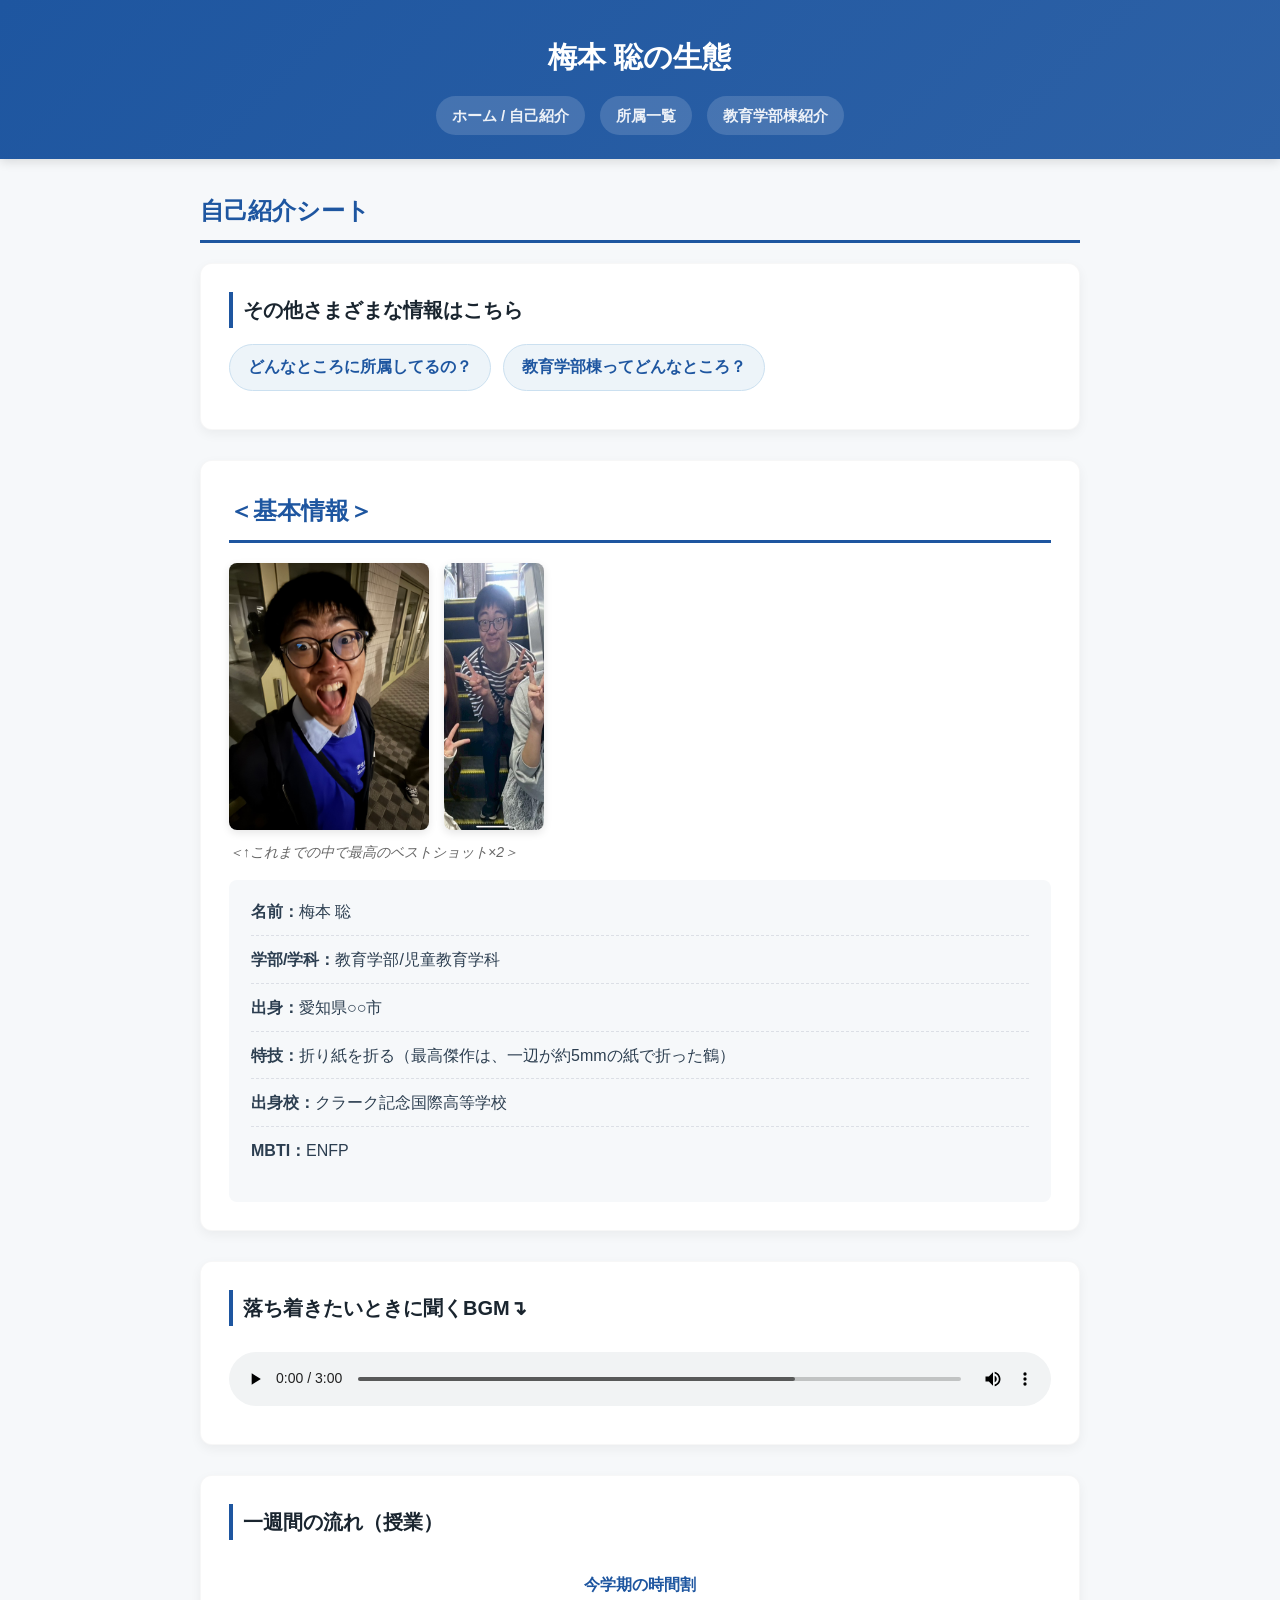
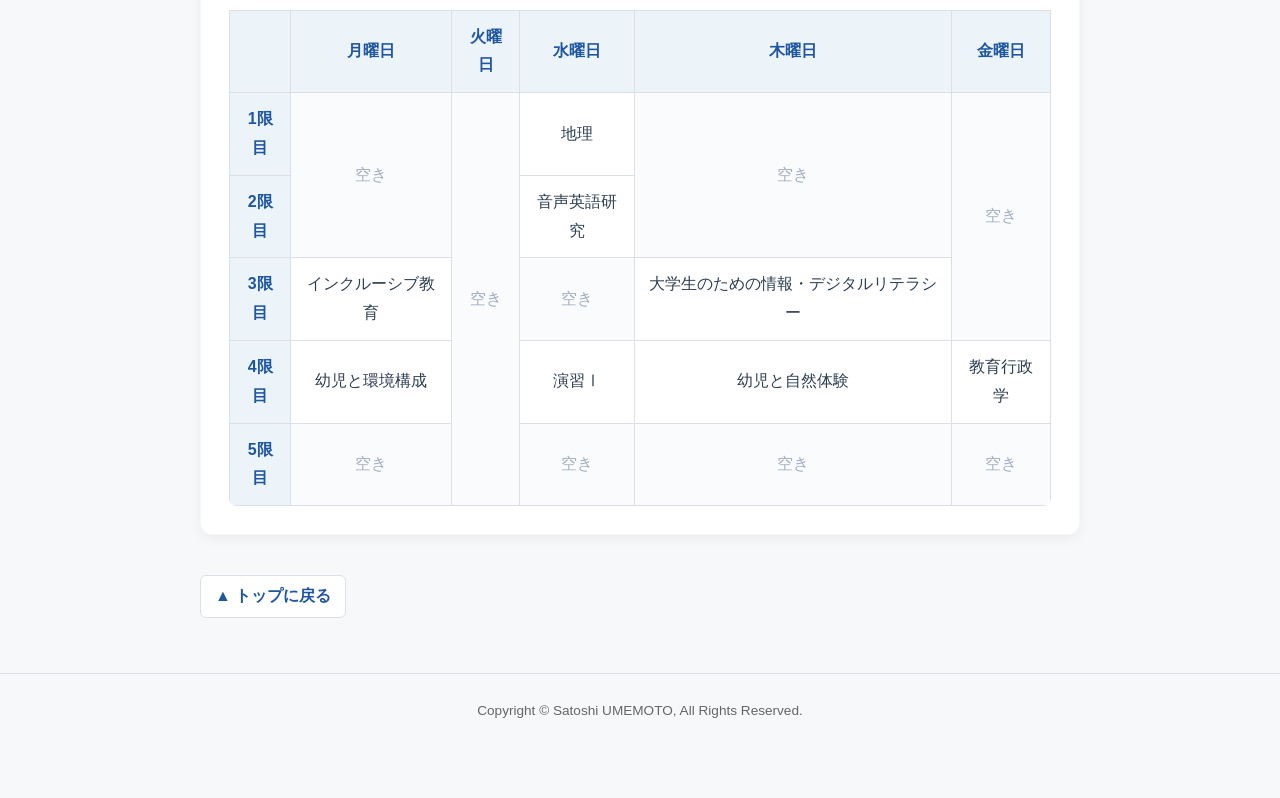
<file: index.html>
<!DOCTYPE html>
<html lang="ja">
<head>
    <meta charset="UTF-8">
    <meta name="viewport" content="width=device-width, initial-scale=1.0">
    <meta name="author" content="satosi UMEMOTO">
    <meta name="keywords" content="html,css,javascript">
    <title>梅本 聡の生態 - 自己紹介シート</title>
     <link rel="stylesheet" href="./css/main.css">
    <script src="./js/main.js" defer></script>
</head>
<body>
    <header>
        <h1>梅本 聡の生態</h1>
        <nav>
            <a href="index.html">ホーム / 自己紹介</a>
            <a href="ni.html">所属一覧</a>
            <a href="san.html">教育学部棟紹介</a>
        </nav>
    </header>
    
    <main>
        <h2 id="tto">自己紹介シート</h2>
        
        <section>
            <h3>その他さまざまな情報はこちら</h3>
            <ul class="nav-pills">
                <li><a href="ni.html" target="_self">どんなところに所属してるの？</a></li>
                <li><a href="san.html">教育学部棟ってどんなところ？</a></li>
            </ul>
        </section>

        <section>
            <h2>＜基本情報＞</h2>
            <div class="photo-gallery">
                <img src="images/raion.jpg" alt="今までのベストショット1つ目" width="200" height="265">
                <img src="images/kamap.jpg" alt="今までのベストショット2つ目" width="100" height="265">
            </div>
            <p class="caption">＜↑これまでの中で最高のベストショット×2＞</p>
            <ul class="profile-list">
                <li><strong>名前：</strong>梅本 聡</li>
                <li><strong>学部/学科：</strong>教育学部/児童教育学科</li>
                <li><strong>出身：</strong>愛知県○○市</li>
                <li><strong>特技：</strong>折り紙を折る（最高傑作は、一辺が約5mmの紙で折った鶴）</li>
                <li><strong>出身校：</strong>クラーク記念国際高等学校</li>
                <li><strong>MBTI：</strong>ENFP</li>
            </ul>
        </section>

        <section>
            <h3>落ち着きたいときに聞くBGM↴</h3>
            <audio src="kadaiongaku/BGM (1).mp3" controls></audio>
        </section>

        <section>
            <h3>一週間の流れ（授業）</h3>
            <div class="table-wrapper">
                <table>
                    <caption>今学期の時間割</caption>
                    <thead>
                        <tr>
                            <th></th>
                            <th>月曜日</th>
                            <th>火曜日</th>
                            <th>水曜日</th>
                            <th>木曜日</th>
                            <th>金曜日</th>
                        </tr>
                    </thead>
                    <tbody>
                        <tr>
                            <th>1限目</th>
                            <td rowspan="2" class="empty-cell">空き</td>
                            <td rowspan="5" class="empty-cell">空き</td>
                            <td>地理</td>
                            <td rowspan="2" class="empty-cell">空き</td>
                            <td rowspan="3" class="empty-cell">空き</td>
                        </tr>
                        <tr>
                            <th>2限目</th>
                            <td>音声英語研究</td>
                        </tr>
                        <tr>
                            <th>3限目</th>
                            <td>インクルーシブ教育</td>
                            <td class="empty-cell">空き</td>
                            <td>大学生のための情報・デジタルリテラシー</td>
                        </tr>
                        <tr>
                            <th>4限目</th>
                            <td>幼児と環境構成</td>
                            <td>演習Ⅰ</td>
                            <td>幼児と自然体験</td>
                            <td>教育行政学</td>
                        </tr>
                        <tr>
                            <th>5限目</th>
                            <td class="empty-cell">空き</td>
                            <td class="empty-cell">空き</td>
                            <td class="empty-cell">空き</td>
                            <td class="empty-cell">空き</td>
                        </tr>
                    </tbody>
                </table>
            </div>
        </section>

        <a href="#tto" class="back-to-top">▲ トップに戻る</a>
    </main>

    <footer>
        Copyright &copy; Satoshi UMEMOTO, All Rights Reserved.
    </footer>
</body>
</html>
</file>
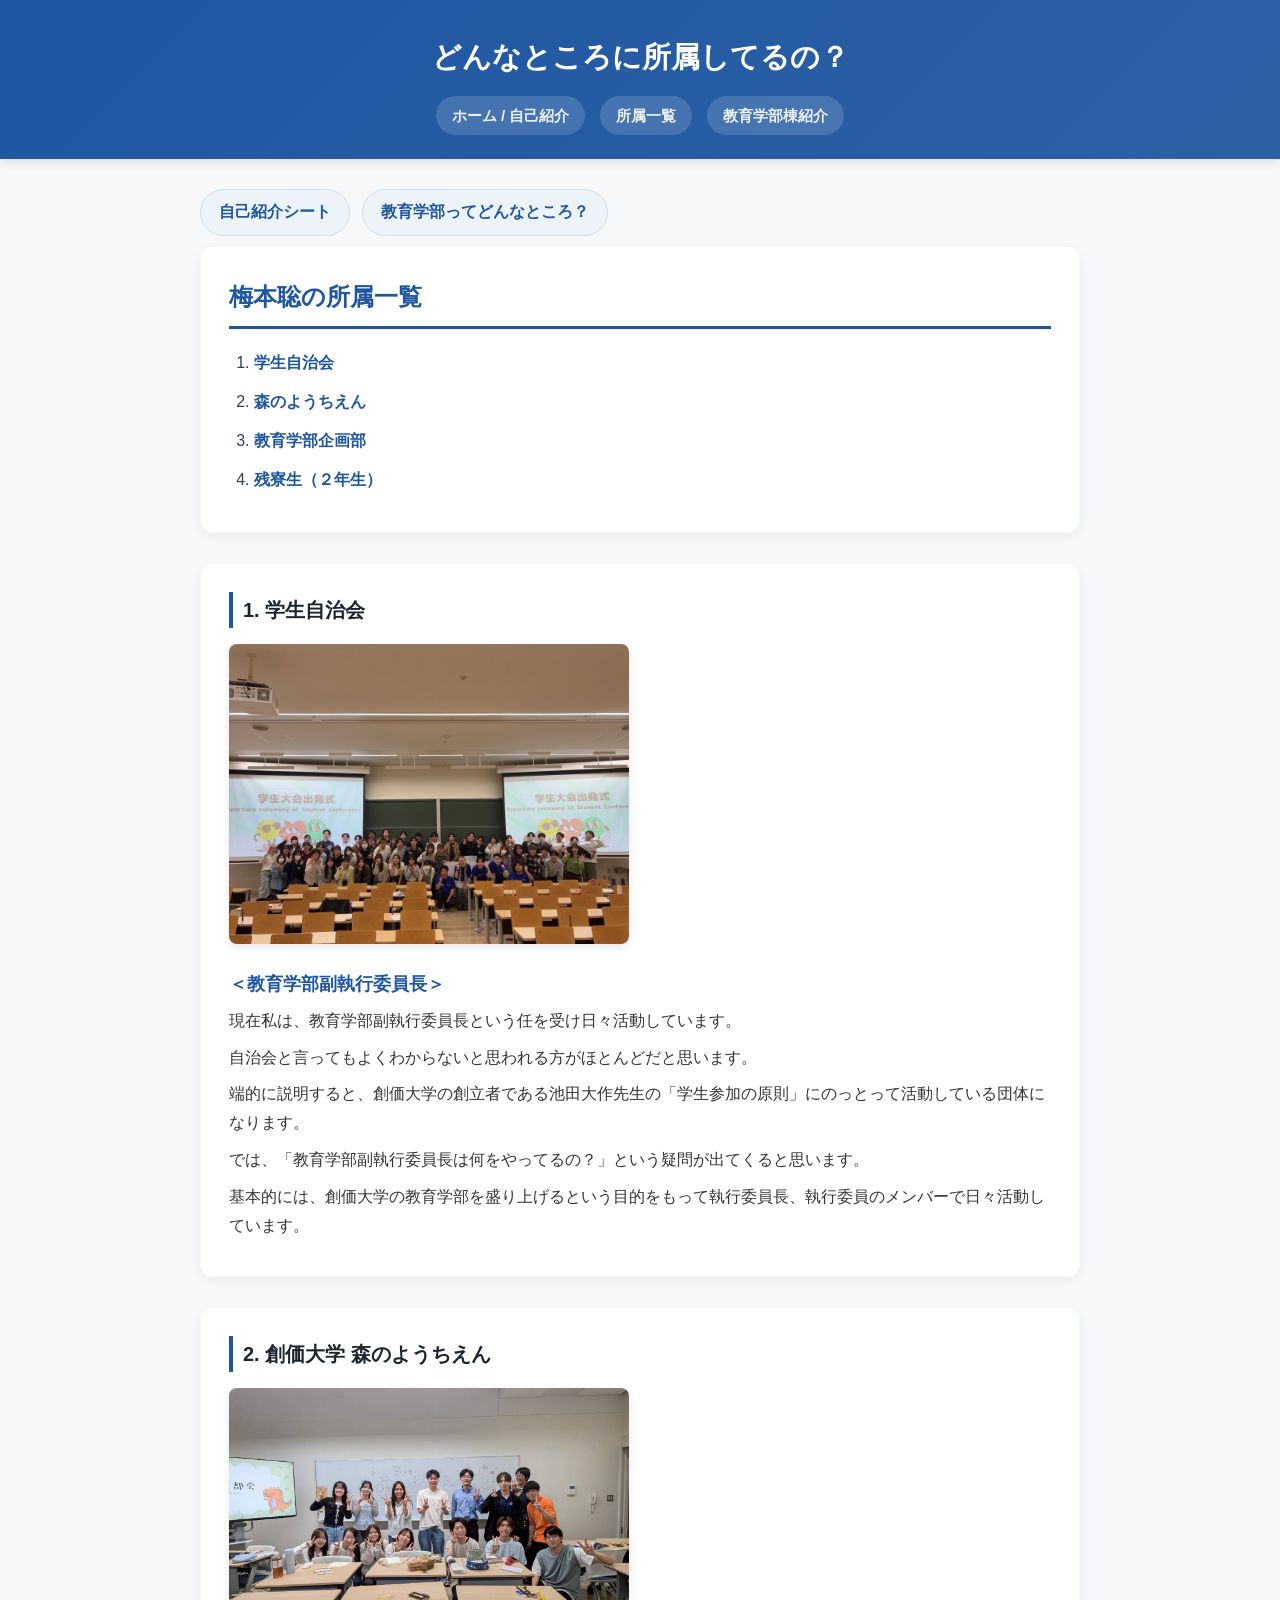
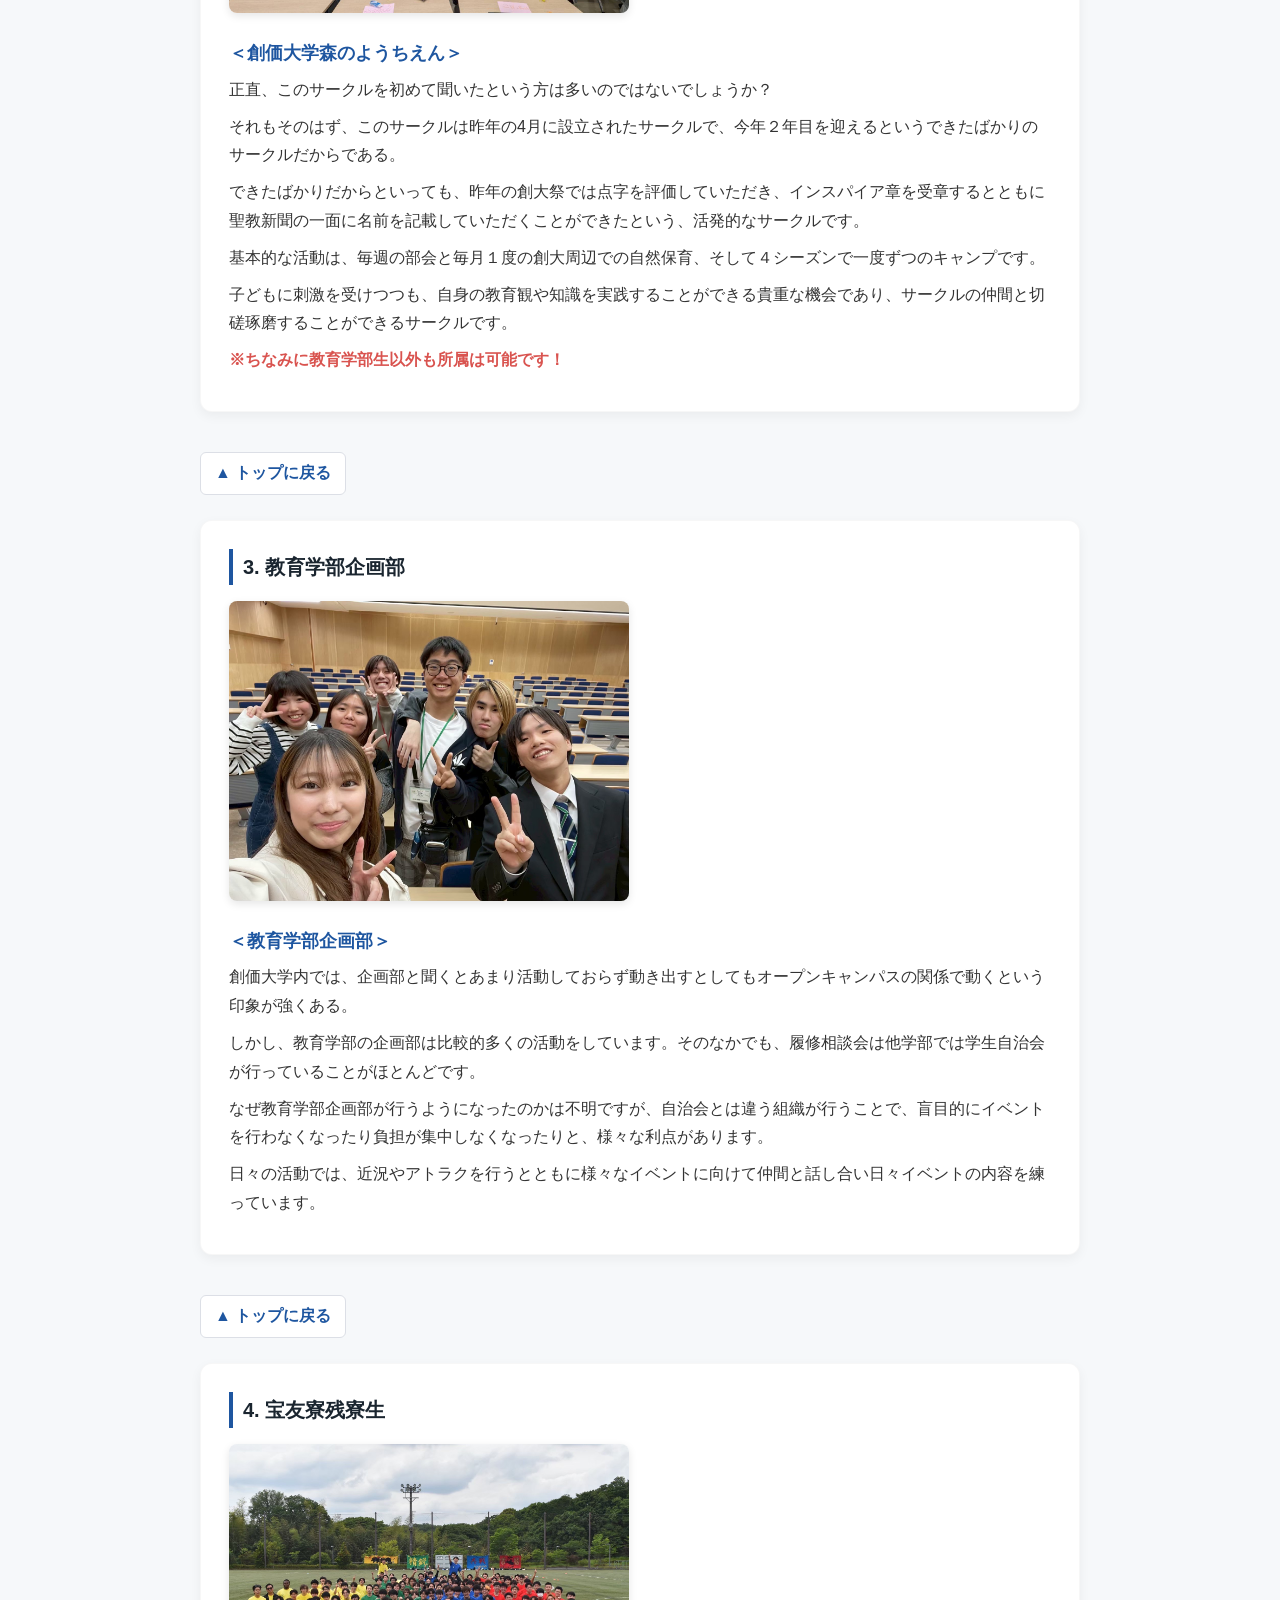
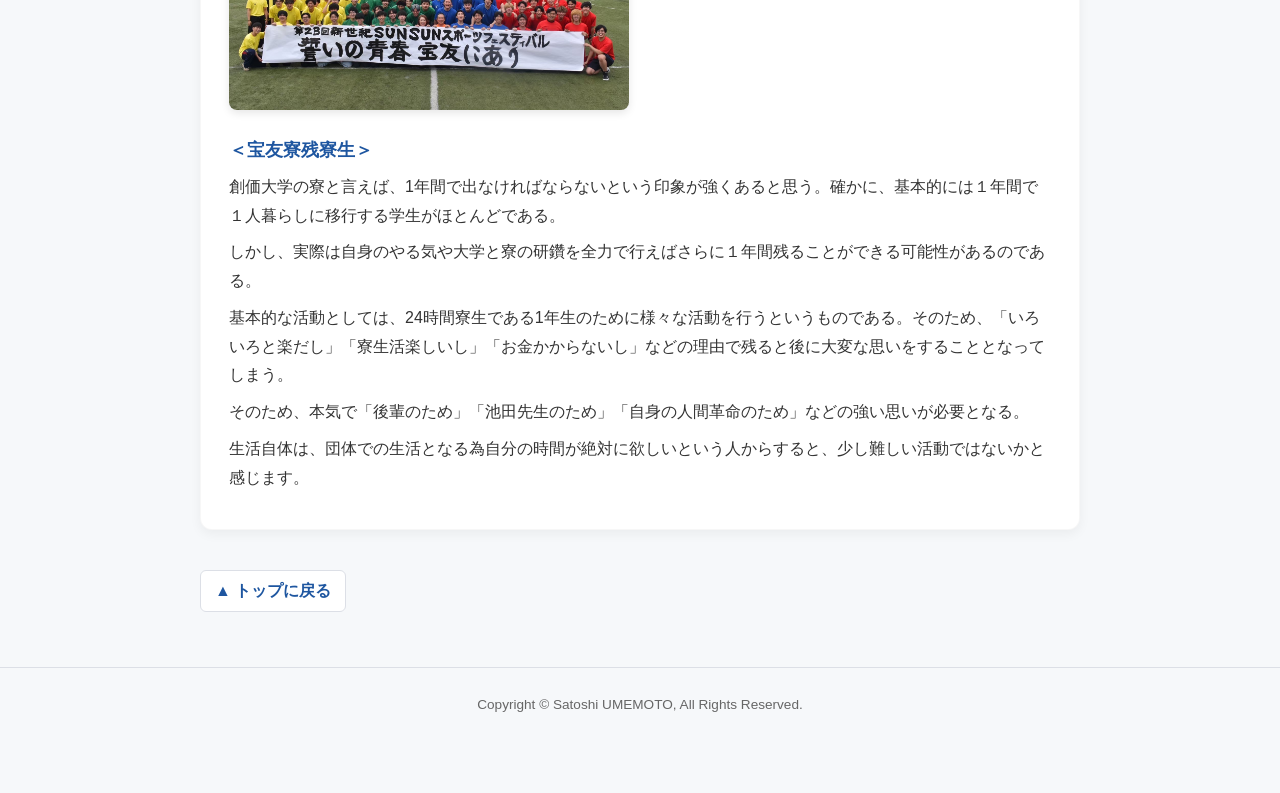
<file: ni.html>
<!DOCTYPE html>
<html lang="ja">
<head>
    <meta charset="UTF-8">
    <meta name="viewport" content="width=device-width, initial-scale=1.0">
    <meta name="author" content="satosi UMEMOTO">
    <meta name="keywords" content="html,css,javascript">
    <title>梅本聡の生態 - どんなところに所属してるの？</title>
     <link rel="stylesheet" href="./css/main.css">
    <script src="./js/main.js" defer></script>
</head>
<body>
    <header>
        <h1><a id="tomato">どんなところに所属してるの？</a></h1>
        <nav>
            <a href="index.html">ホーム / 自己紹介</a>
            <a href="ni.html">所属一覧</a>
            <a href="san.html">教育学部棟紹介</a>
        </nav>
    </header>
    
    <main>
        <ul class="nav-pills">
            <li><a href="index.html">自己紹介シート</a></li>
            <li><a href="san.html">教育学部ってどんなところ？</a></li>
        </ul>

        <section>
            <h2>梅本聡の所属一覧</h2>
            <ol class="toc-list">
                <li><a href="#zitikai">学生自治会</a></li>
                <li><a href="#morinoyoutien">森のようちえん</a></li>
                <li><a href="#kyougakubu">教育学部企画部</a></li>
                <li><a href="#houyuuryou">残寮生（２年生）</a></li>
            </ol>
        </section>
        
        <section id="zitikai">      
            <h3>1. 学生自治会</h3>
            <img src="images/01B90CE2-C154-4680-9437-5B0774EFBD87.jpg" alt="自治会の写真" width="400" height="300">
            <dl class="desc-card">
                <dt>＜教育学部副執行委員長＞</dt>
                <dd>現在私は、教育学部副執行委員長という任を受け日々活動しています。</dd>
                <dd>自治会と言ってもよくわからないと思われる方がほとんどだと思います。</dd>
                <dd>端的に説明すると、創価大学の創立者である池田大作先生の「学生参加の原則」にのっとって活動している団体になります。</dd>
                <dd>では、「教育学部副執行委員長は何をやってるの？」という疑問が出てくると思います。</dd>
                <dd>基本的には、創価大学の教育学部を盛り上げるという目的をもって執行委員長、執行委員のメンバーで日々活動しています。</dd>
            </dl>
        </section>

        <section id="morinoyoutien">
            <h3>2. 創価大学 森のようちえん</h3>
            <img src="images/5407A558-F3D4-4180-AAB9-81766368F656.jpg" alt="創価大学森のようちえんの写真" width="400" height="230">
            <dl class="desc-card">
                <dt>＜創価大学森のようちえん＞</dt>
                <dd>正直、このサークルを初めて聞いたという方は多いのではないでしょうか？</dd>
                <dd>それもそのはず、このサークルは昨年の4月に設立されたサークルで、今年２年目を迎えるというできたばかりのサークルだからである。</dd>
                <dd>できたばかりだからといっても、昨年の創大祭では点字を評価していただき、インスパイア章を受章するとともに聖教新聞の一面に名前を記載していただくことができたという、活発的なサークルです。</dd>
                <dd>基本的な活動は、毎週の部会と毎月１度の創大周辺での自然保育、そして４シーズンで一度ずつのキャンプです。</dd>
                <dd>子どもに刺激を受けつつも、自身の教育観や知識を実践することができる貴重な機会であり、サークルの仲間と切磋琢磨することができるサークルです。</dd>
                <dd class="note">※ちなみに教育学部生以外も所属は可能です！</dd>            
            </dl>
        </section>

        <a href="#tomato" class="back-to-top">▲ トップに戻る</a>

        <section id="kyougakubu">
            <h3>3. 教育学部企画部</h3>
            <img src="images/A9761EB1-6987-4749-8595-50469F8E8F57.jpg" alt="教育学部企画部の写真" width="400" height="300">
            <dl class="desc-card">
                <dt>＜教育学部企画部＞</dt>
                <dd>創価大学内では、企画部と聞くとあまり活動しておらず動き出すとしてもオープンキャンパスの関係で動くという印象が強くある。</dd>
                <dd>しかし、教育学部の企画部は比較的多くの活動をしています。そのなかでも、履修相談会は他学部では学生自治会が行っていることがほとんどです。</dd>
                <dd>なぜ教育学部企画部が行うようになったのかは不明ですが、自治会とは違う組織が行うことで、盲目的にイベントを行わなくなったり負担が集中しなくなったりと、様々な利点があります。</dd>
                <dd>日々の活動では、近況やアトラクを行うとともに様々なイベントに向けて仲間と話し合い日々イベントの内容を練っています。</dd>
            </dl>
        </section>

        <a href="#tomato" class="back-to-top">▲ トップに戻る</a>

        <section id="houyuuryou">
            <h3>4. 宝友寮残寮生</h3>
            <img src="images/FD605DB3-A182-47FF-9CBC-92E363582DB0.jpg" alt="宝友寮SUNSUNスポーツフェスティバルの写真" width="400" height="300">
            <dl class="desc-card">
                <dt>＜宝友寮残寮生＞</dt>
                <dd>創価大学の寮と言えば、1年間で出なければならないという印象が強くあると思う。確かに、基本的には１年間で１人暮らしに移行する学生がほとんどである。</dd>
                <dd>しかし、実際は自身のやる気や大学と寮の研鑽を全力で行えばさらに１年間残ることができる可能性があるのである。</dd>
                <dd>基本的な活動としては、24時間寮生である1年生のために様々な活動を行うというものである。そのため、「いろいろと楽だし」「寮生活楽しいし」「お金かからないし」などの理由で残ると後に大変な思いをすることとなってしまう。</dd>
                <dd>そのため、本気で「後輩のため」「池田先生のため」「自身の人間革命のため」などの強い思いが必要となる。</dd>
                <dd>生活自体は、団体での生活となる為自分の時間が絶対に欲しいという人からすると、少し難しい活動ではないかと感じます。</dd>            
            </dl>
        </section>

        <a href="#tomato" class="back-to-top">▲ トップに戻る</a>
    </main>

    <footer>
        Copyright &copy; Satoshi UMEMOTO, All Rights Reserved.
    </footer>
</body>
</html>
</file>
<file: css/main.css>
/* ==========================================
   デザイン＆スタイリング設定 (style.css)
========================================== */
:root {
  --primary-color: #1e56a0;      /* メインカラー（落ち着いたブルー） */
  --accent-color: #3685a6;       /* アクセントカラー */
  --light-blue: #edf4f9;        /* ライトブルー */
  --bg-color: #f6f8fa;           /* 全体背景 */
  --card-bg: #ffffff;            /* カード背景 */
  --text-color: #2c3e50;         /* 文字色 */
  --sub-text: #666666;
  --border-color: #dcdfe6;       /* 枠線色 */
}

* {
  box-sizing: border-box;
  margin: 0;
  padding: 0;
}

body {
  font-family: 'Helvetica Neue', Arial, 'Hiragino Kaku Gothic ProN', 'Hiragino Sans', 'Meiryo', sans-serif;
  line-height: 1.8;
  color: var(--text-color);
  background-color: var(--bg-color);
  padding-bottom: 50px;
}

/* ヘッダー＆ナビ */
header {
  background: linear-gradient(135deg, var(--primary-color), #2d61a6);
  color: white;
  padding: 2rem 1rem 1.5rem;
  text-align: center;
  box-shadow: 0 3px 10px rgba(0,0,0,0.12);
}

header h1 {
  font-size: 1.8rem;
  margin-bottom: 12px;
  font-weight: 700;
}

header h1 a {
  color: white;
  text-decoration: none;
}

nav {
  display: flex;
  justify-content: center;
  gap: 15px;
  flex-wrap: wrap;
  margin-top: 10px;
}

nav a {
  color: rgba(255, 255, 255, 0.9);
  text-decoration: none;
  font-size: 0.95rem;
  font-weight: 600;
  padding: 6px 16px;
  border-radius: 20px;
  background-color: rgba(255, 255, 255, 0.15);
  transition: all 0.3s ease;
}

nav a:hover {
  background-color: white;
  color: var(--primary-color);
}

/* メインコンテンツ */
main {
  max-width: 920px;
  margin: 30px auto;
  padding: 0 20px;
}

section {
  background: var(--card-bg);
  padding: 28px;
  margin-bottom: 30px;
  border-radius: 12px;
  box-shadow: 0 4px 12px rgba(0, 0, 0, 0.05);
  border: 1px solid rgba(0,0,0,0.03);
}

h2 {
  font-size: 1.5rem;
  color: var(--primary-color);
  border-bottom: 3px solid var(--primary-color);
  padding-bottom: 8px;
  margin-bottom: 20px;
  font-weight: bold;
}

h3 {
  font-size: 1.25rem;
  color: #1a252f;
  margin-bottom: 16px;
  padding-left: 10px;
  border-left: 4px solid var(--primary-color);
}

.subtitle {
  color: var(--sub-text);
  font-size: 0.9rem;
  margin-bottom: 15px;
}

/* ナビピル */
.nav-pills {
  display: flex;
  gap: 12px;
  list-style: none;
  flex-wrap: wrap;
  margin-bottom: 10px;
}

.nav-pills li a {
  display: inline-block;
  background-color: var(--light-blue);
  color: var(--primary-color);
  padding: 8px 18px;
  border-radius: 25px;
  text-decoration: none;
  font-weight: bold;
  border: 1px solid #cbe0f0;
  transition: all 0.25s ease;
}

.nav-pills li a:hover {
  background-color: var(--primary-color);
  color: white;
}

/* 目次 */
.toc-list {
  padding-left: 25px;
}

.toc-list li {
  margin-bottom: 10px;
}

.toc-list a {
  color: var(--primary-color);
  text-decoration: none;
  font-weight: 600;
}

/* プロフィールリスト */
.profile-list {
  list-style: none;
  margin-top: 15px;
  background-color: var(--bg-color);
  padding: 18px 22px;
  border-radius: 8px;
}

.profile-list li {
  margin-bottom: 10px;
  padding-bottom: 8px;
  border-bottom: 1px dashed var(--border-color);
}

.profile-list li:last-child {
  border-bottom: none;
}

/* メディア要素 */
.photo-gallery {
  display: flex;
  gap: 15px;
  flex-wrap: wrap;
  margin-bottom: 10px;
}

img, video {
  max-width: 100%;
  height: auto;
  border-radius: 8px;
  box-shadow: 0 3px 8px rgba(0,0,0,0.1);
}

.caption {
  font-size: 0.88rem;
  color: var(--sub-text);
  margin-bottom: 15px;
  font-style: italic;
}

audio {
  width: 100%;
  margin-top: 10px;
}

.desc-card dt {
  font-weight: bold;
  font-size: 1.1rem;
  color: var(--primary-color);
  margin-top: 15px;
  margin-bottom: 6px;
}

.desc-card dd {
  margin-bottom: 8px;
  color: #333;
}

.desc-card dd.note {
  color: #d9534f;
  font-weight: bold;
}

/* テーブル */
.table-wrapper {
  overflow-x: auto;
}

table {
  width: 100%;
  border-collapse: collapse;
  margin-top: 15px;
  background: white;
  border-radius: 8px;
  overflow: hidden;
}

caption {
  font-weight: bold;
  margin-bottom: 10px;
  color: var(--primary-color);
}

th, td {
  border: 1px solid var(--border-color);
  padding: 12px 10px;
  text-align: center;
}

th {
  background-color: var(--light-blue);
  color: var(--primary-color);
}

td.empty-cell {
  color: #a0aec0;
  background-color: #fafbfc;
}

/* ボタン */
.back-to-top {
  display: inline-block;
  margin: 10px 0 25px;
  color: var(--primary-color);
  font-weight: bold;
  text-decoration: none;
  padding: 6px 14px;
  border: 1px solid var(--border-color);
  border-radius: 6px;
  background-color: white;
}

.ext-link-btn {
  display: inline-block;
  background-color: #28a745;
  color: white;
  padding: 10px 20px;
  border-radius: 6px;
  text-decoration: none;
  font-weight: bold;
}

footer {
  text-align: center;
  padding: 25px 10px;
  font-size: 0.85rem;
  color: var(--sub-text);
  border-top: 1px solid var(--border-color);
  margin-top: 20px;
}
</file>
